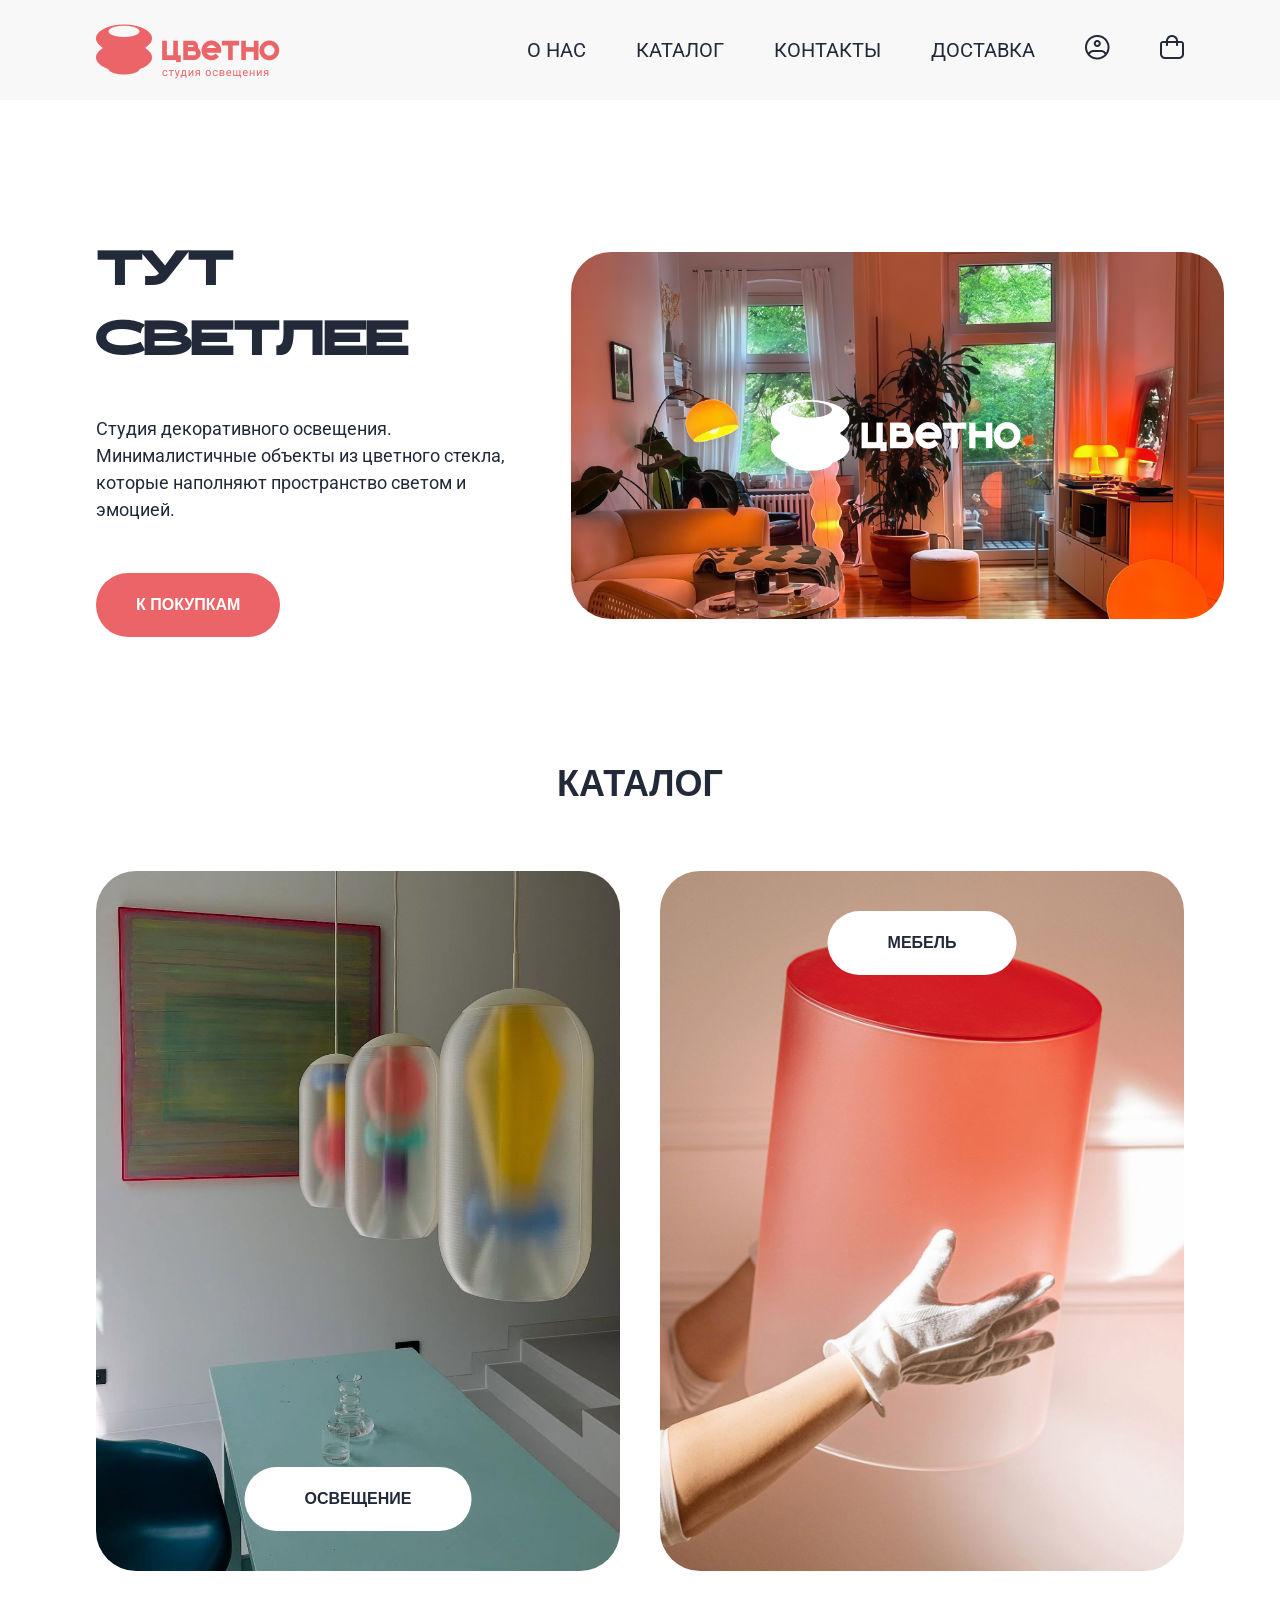
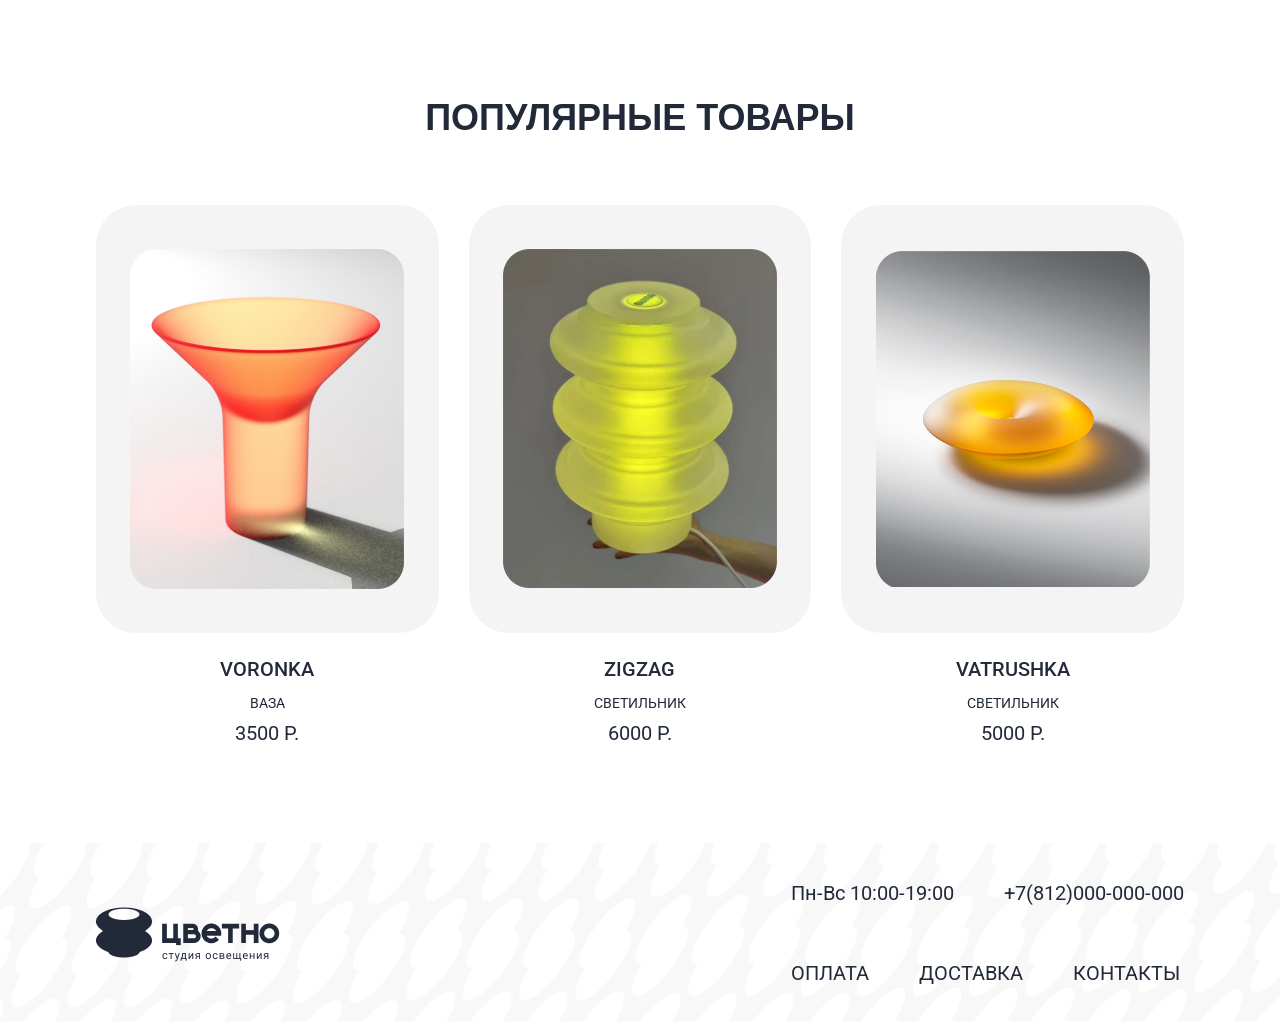
<file: index.html>
<!doctype html>
<html lang="ru">
  <head>
    <meta charset="UTF-8" />
    <meta name="viewport" content="width=device-width, initial-scale=1.0" />
    <title>Цветно — студия декоративного освещения</title>
    <link rel="preconnect" href="https://fonts.googleapis.com" />
    <link rel="preconnect" href="https://fonts.gstatic.com" crossorigin />
    <link
      href="https://fonts.googleapis.com/css2?family=Roboto:wght@400;500&family=Syncopate:wght@400;700&display=swap"
      rel="stylesheet"
    />
    <link rel="stylesheet" href="style.css" />
  </head>
  <body>
    <header>
      <div class="container">
        <a href="./index.html"
          ><img src="img/лого.png" class="logo" alt="логотип"
        /></a>
        <nav class="navigation">
          <ol>
            <li><a href="#">О НАС</a></li>
            <li><a href="./catalog.html">КАТАЛОГ</a></li>
            <li><a href="#">КОНТАКТЫ</a></li>
            <li><a href="#">ДОСТАВКА</a></li>
            <li>
              <a href="#">
                <img src="img/лк.png" alt="лк" />
              </a>
            </li>
            <li>
              <a href="./cart.html">
                <img src="img/корзина.png" alt="корзина" />
              </a>
            </li>
          </ol>
        </nav>
      </div>
    </header>

    <main>
      <section class="hero">
        <div class="container hero-flex">
          <div class="hero-left">
            <h1>ТУТ<br />СВЕТЛЕЕ</h1>
            <p>
              Студия декоративного освещения. Минималистичные объекты из
              цветного стекла, которые наполняют пространство светом и эмоцией.
            </p>
            <a href="./catalog.html" class="btn">К ПОКУПКАМ</a>
          </div>
          <div class="hero-right">
            <div class="hero-image-wrapper">
              <img
                src="img/fon chroma.png"
                alt="Интерьер с декоративным освещением"
              />
              <img
                src="img/logoWhiteDescriptor.png"
                alt="Цветно"
                class="hero-overlay-logo"
              />
            </div>
          </div>
        </div>
      </section>

      <section class="catalog">
        <div class="container">
          <h2>КАТАЛОГ</h2>
          <div class="catalog-grid">
            <article class="catalog-card">
              <img src="img/lustri.png" alt="Освещение" />
              <a href="./catalog.html" class="btn btn-white btn-bottom">ОСВЕЩЕНИЕ</a>
            </article>
            <article class="catalog-card">
              <img src="img/cilidr.png" alt="Мебель" />
              <a href="./catalog.html" class="btn btn-white btn-top">МЕБЕЛЬ</a>
            </article>
          </div>
        </div>
      </section>

      <section class="products">
        <div class="container">
          <h2>ПОПУЛЯРНЫЕ ТОВАРЫ</h2>
          <div class="products-grid">
            <article class="product-card">
              <div class="product-image-wrapper">
                <img src="img/voronka.png" alt="VORONKA ваза" />
              </div>
              <div class="product-info">
                <strong>VORONKA</strong><br />
                <span>ВАЗА</span><br />
                3500 Р.
              </div>
            </article>
            <article class="product-card">
              <div class="product-image-wrapper">
                <img src="img/zigzag.png" alt="ZIGZAG светильник" />
              </div>
              <div class="product-info">
                <strong>ZIGZAG</strong><br />
                <span>СВЕТИЛЬНИК</span><br />
                6000 Р.
              </div>
            </article>
            <article class="product-card">
              <div class="product-image-wrapper">
                <img src="img/vatruchka.png" alt="VATRUSHKA светильник" />
              </div>
              <div class="product-info">
                <strong>VATRUSHKA</strong><br />
                <span>СВЕТИЛЬНИК</span><br />
                5000 Р.
              </div>
            </article>
          </div>
        </div>
      </section>
    </main>

    <footer>
      <div class="container">
        <img src="img/лого2.png" class="logo" alt="логотип" />
        <div class="contacts2">
          <div class="contacts">
            <p>Пн-Вс 10:00-19:00</p>
            <p>+7(812)000-000-000</p>
          </div>
          <nav class="navigation">
            <ol>
              <li><a href="#">ОПЛАТА</a></li>
              <li><a href="#">ДОСТАВКА</a></li>
              <li><a href="#">КОНТАКТЫ</a></li>
            </ol>
          </nav>
        </div>
      </div>
    </footer>
  </body>
</html>
</file>
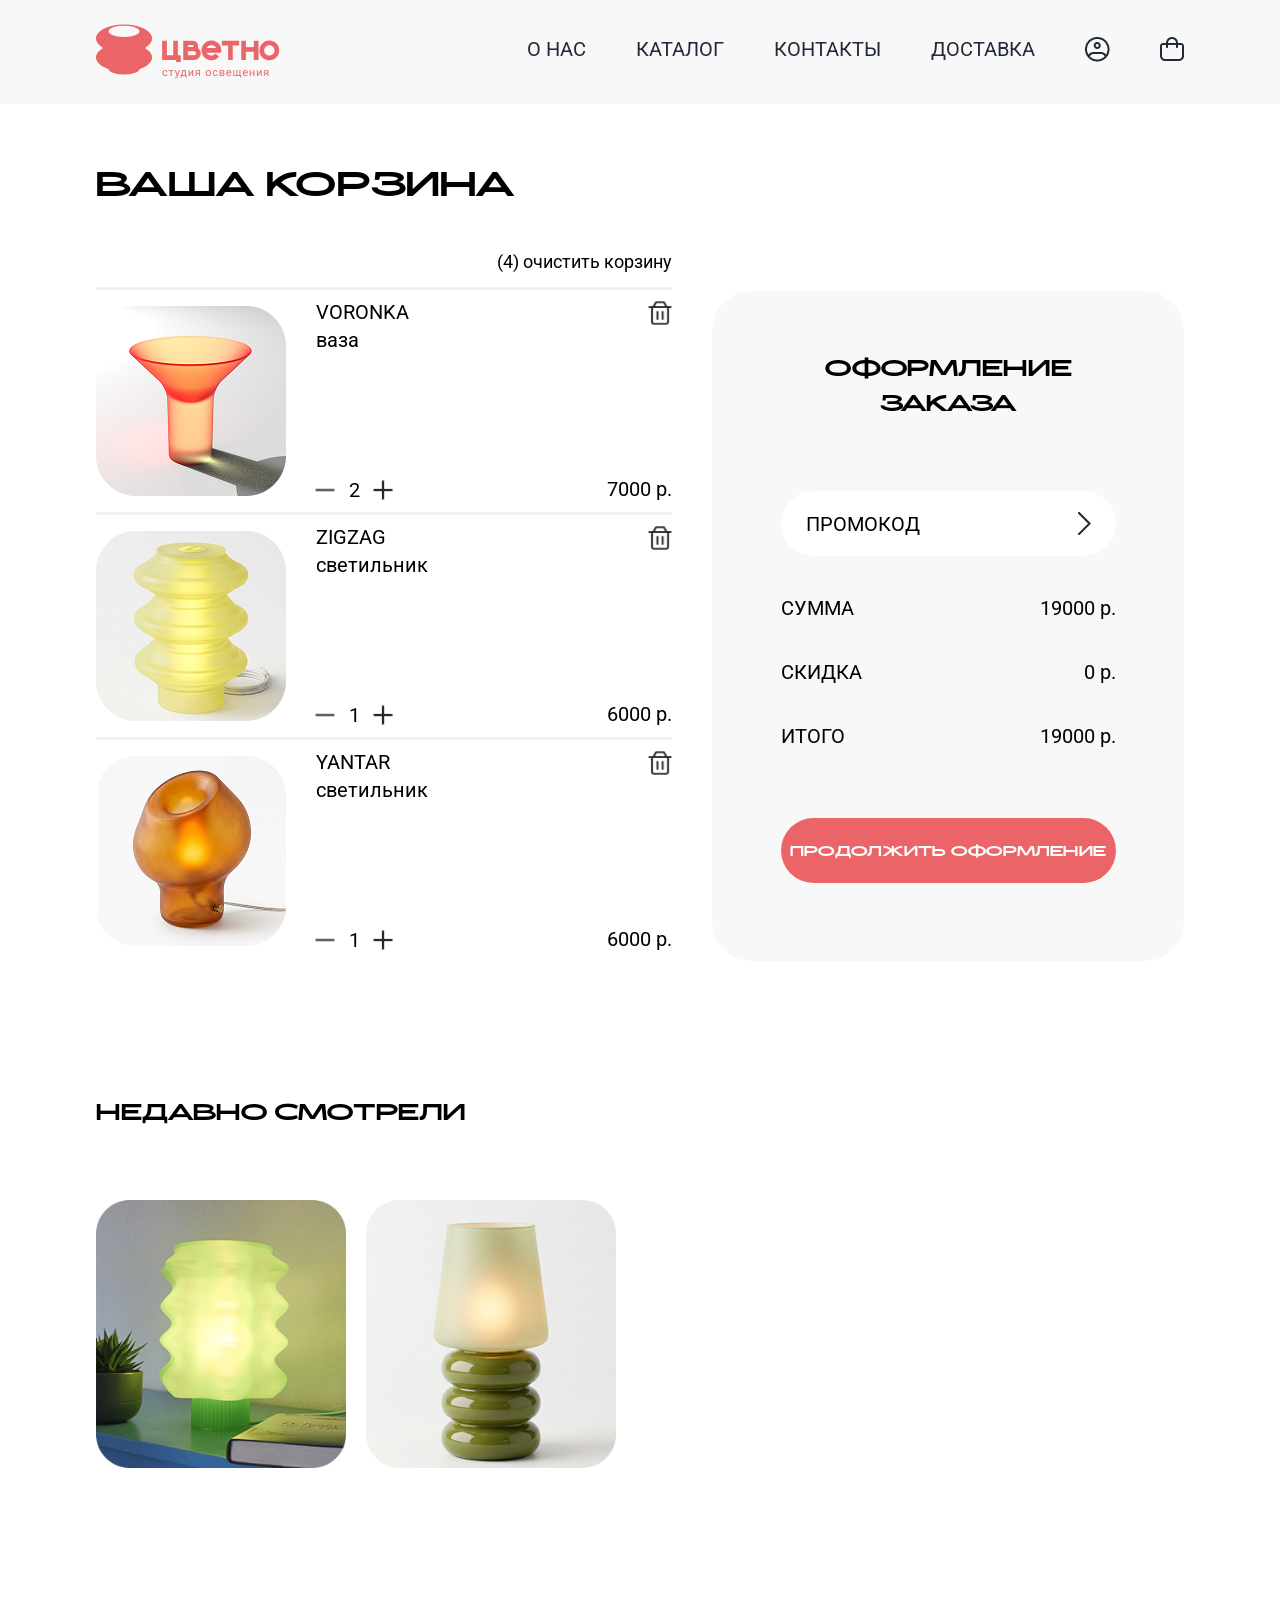
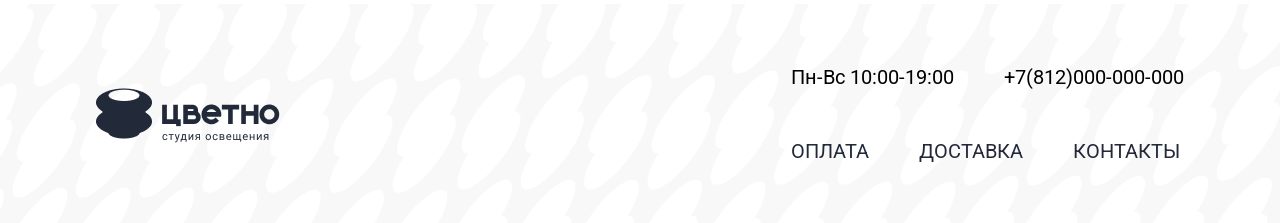
<file: cart.html>
<!doctype html>
<html lang="en">
  <head>
    <meta charset="UTF-8" />
    <meta name="viewport" content="width=device-width, initial-scale=1.0" />
    <link rel="preconnect" href="https://fonts.googleapis.com" />
    <link rel="preconnect" href="https://fonts.gstatic.com" crossorigin />
    <link
      href="https://fonts.googleapis.com/css2?family=Roboto:ital,wght@0,100..900;1,100..900&display=swap"
      rel="stylesheet"
    />
    <link rel="stylesheet" type="text/css" href="cart-catalog.css" />
    <title>Корзина</title>
  </head>
  <body>
    <header>
      <div class="container">
        <a href="./index.html"
          ><img src="img/лого.png" class="logo" alt="логотип"
        /></a>
        <nav class="navigation">
          <ol>
            <li><a href="#">О НАС</a></li>
            <li><a href="./catalog.html">КАТАЛОГ</a></li>
            <li><a href="#">КОНТАКТЫ</a></li>
            <li><a href="#">ДОСТАВКА</a></li>
            <li>
              <a href="#">
                <img src="img/лк.png" alt="лк" />
              </a>
            </li>
            <li>
              <a href="./cart.html">
                <img src="img/корзина.png" alt="корзина" />
              </a>
            </li>
          </ol>
        </nav>
      </div>
    </header>

    <div class="container">
      <div class="cart-header">
        <h1 class="cart-title">ВАША КОРЗИНА</h1>
      </div>

      <div class="cart-main">
        <div class="cart-items-section">
          <button class="clear-cart-btn">(4) очистить корзину</button>

          <article class="cart-item">
            <img src="img/cart-img-1.png" alt="товар 1" class="cart-item-img" />
            <div class="cart-item-info">
              <div class="cart-item-name">
                <p>VORONKA</p>
                <p>ваза</p>
              </div>
              <div class="cart-item-quantity">
                <button class="quantity-minus">
                  <img src="img/minus.png" alt="минус" />
                </button>
                <p class="quantity-num">2</p>
                <button class="quantity-plus">
                  <img src="img/plus.png" alt="плюс" />
                </button>
              </div>
            </div>
            <div class="cart-item-right">
              <img src="img/trash.png" alt="удалить" class="cart-item-delete" />
              <p class="cart-item-price">7000 р.</p>
            </div>
          </article>

          <article class="cart-item">
            <img src="img/cart-img-2.png" alt="товар 2" class="cart-item-img" />
            <div class="cart-item-info">
              <div class="cart-item-name">
                <p>ZIGZAG</p>
                <p>светильник</p>
              </div>
              <div class="cart-item-quantity">
                <button class="quantity-minus">
                  <img src="img/minus.png" alt="минус" />
                </button>
                <p class="quantity-num">1</p>
                <button class="quantity-plus">
                  <img src="img/plus.png" alt="плюс" />
                </button>
              </div>
            </div>
            <div class="cart-item-right">
              <img src="img/trash.png" alt="удалить" class="cart-item-delete" />
              <p class="cart-item-price">6000 р.</p>
            </div>
          </article>

          <article class="cart-item">
            <img src="img/cart-img-3.png" alt="товар 3" class="cart-item-img" />
            <div class="cart-item-info">
              <div class="cart-item-name">
                <p>YANTAR</p>
                <p>светильник</p>
              </div>
              <div class="cart-item-quantity">
                <button class="quantity-minus">
                  <img src="img/minus.png" alt="минус" />
                </button>
                <p class="quantity-num">1</p>
                <button class="quantity-plus">
                  <img src="img/plus.png" alt="плюс" />
                </button>
              </div>
            </div>
            <div class="cart-item-right">
              <img src="img/trash.png" alt="удалить" class="cart-item-delete" />
              <p class="cart-item-price">6000 р.</p>
            </div>
          </article>
        </div>

        <div class="checkout-section">
          <h2 class="section-title order-title">ОФОРМЛЕНИЕ ЗАКАЗА</h2>
          <button class="promo-btn">
            <p>ПРОМОКОД</p>
            <img src="img/стрелка.png" alt="стрелка вправо" />
          </button>
          <div class="price-block">
            <div class="price-row">
              <p>СУММА</p>
              <p>19000 р.</p>
            </div>
            <div class="price-row">
              <p>СКИДКА</p>
              <p>0 р.</p>
            </div>
            <div class="price-row">
              <p>ИТОГО</p>
              <p>19000 р.</p>
            </div>
          </div>

          <button class="checkout-btn">ПРОДОЛЖИТЬ ОФОРМЛЕНИЕ</button>
        </div>
      </div>

      <div class="recent-section">
        <h2 class="section-title">НЕДАВНО СМОТРЕЛИ</h2>
        <div class="recent-items">
          <img src="img/недавн фото1.png" alt="товар" />
          <img src="img/недавн фото 2.png" alt="товар" />
        </div>
      </div>
    </div>

    <footer>
      <div class="container">
        <img src="img/лого2.png" class="logo" alt="логотип" />
        <div class="contacts2">
          <div class="contacts">
            <p>Пн-Вс 10:00-19:00</p>
            <p>+7(812)000-000-000</p>
          </div>
          <nav class="navigation">
            <ol>
              <li><a href="#">ОПЛАТА</a></li>
              <li><a href="#">ДОСТАВКА</a></li>
              <li><a href="#">КОНТАКТЫ</a></li>
            </ol>
          </nav>
        </div>
      </div>
    </footer>
  </body>
</html>
</file>
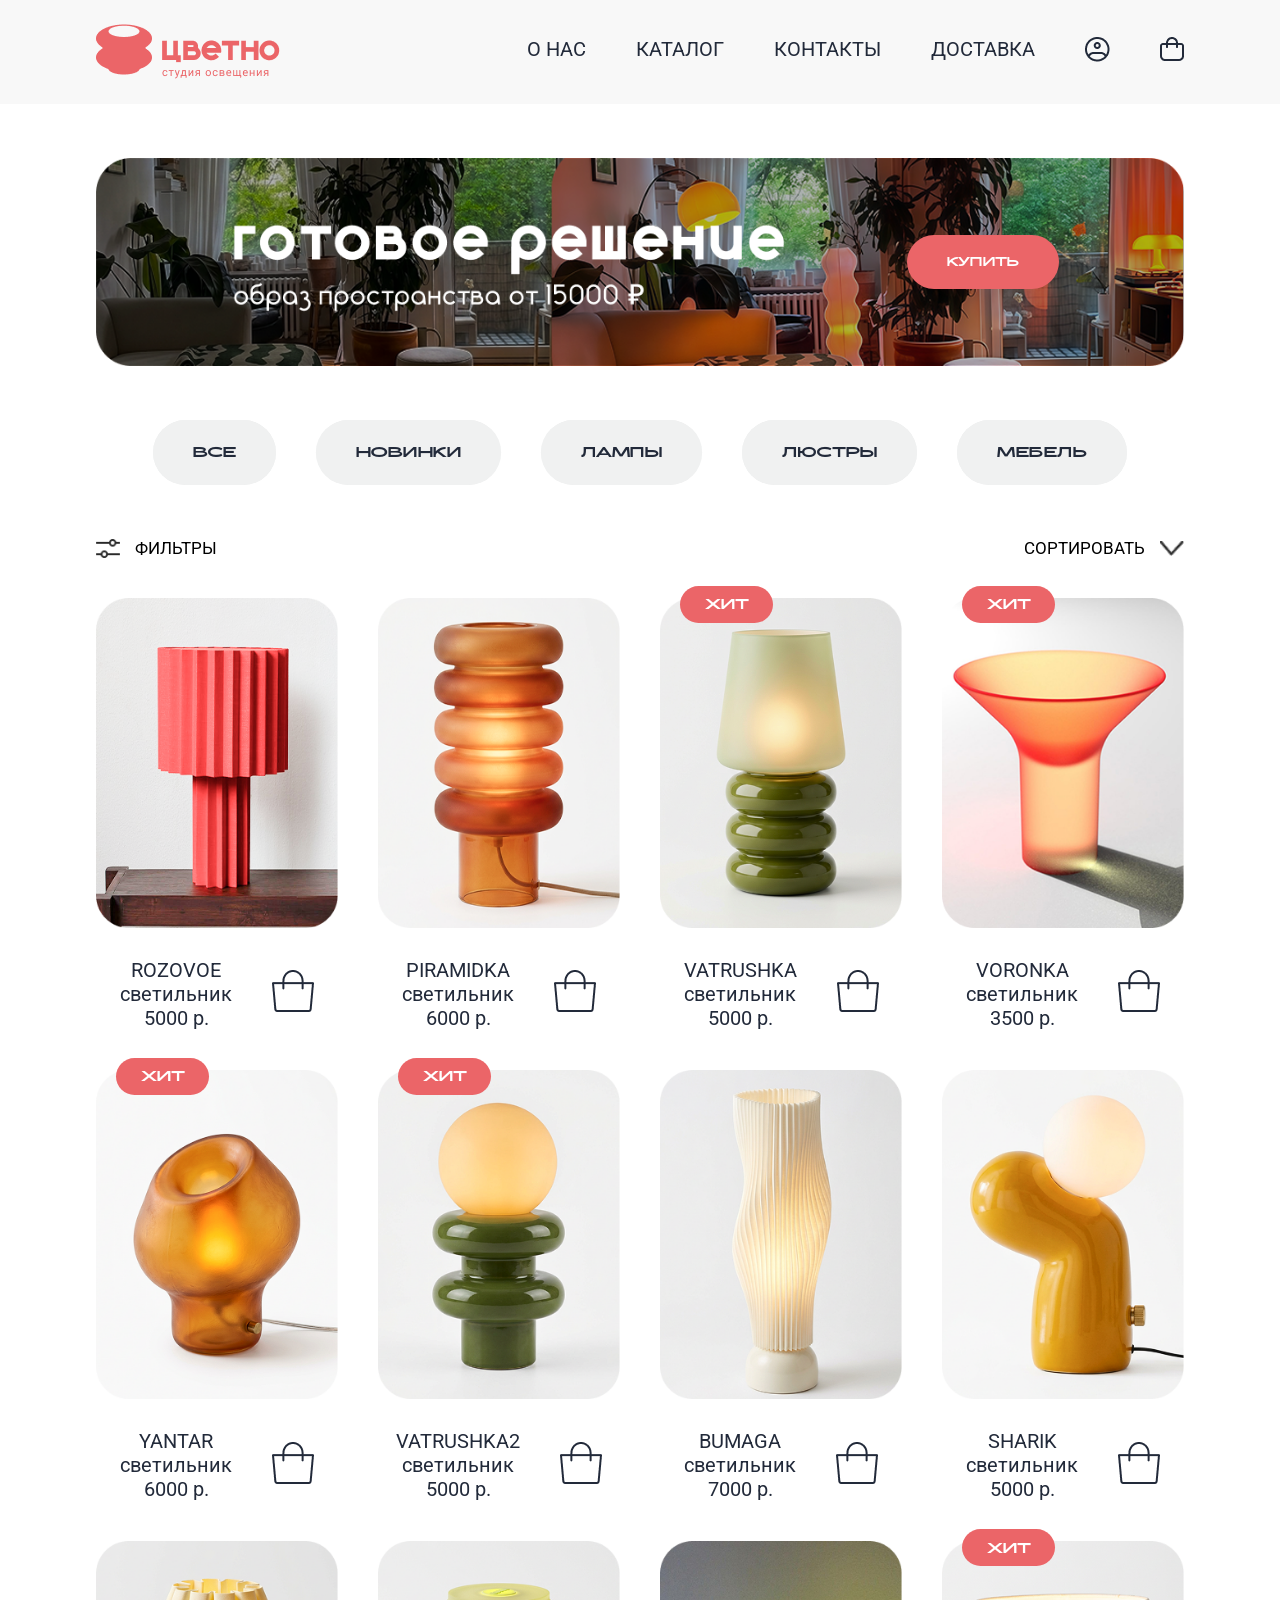
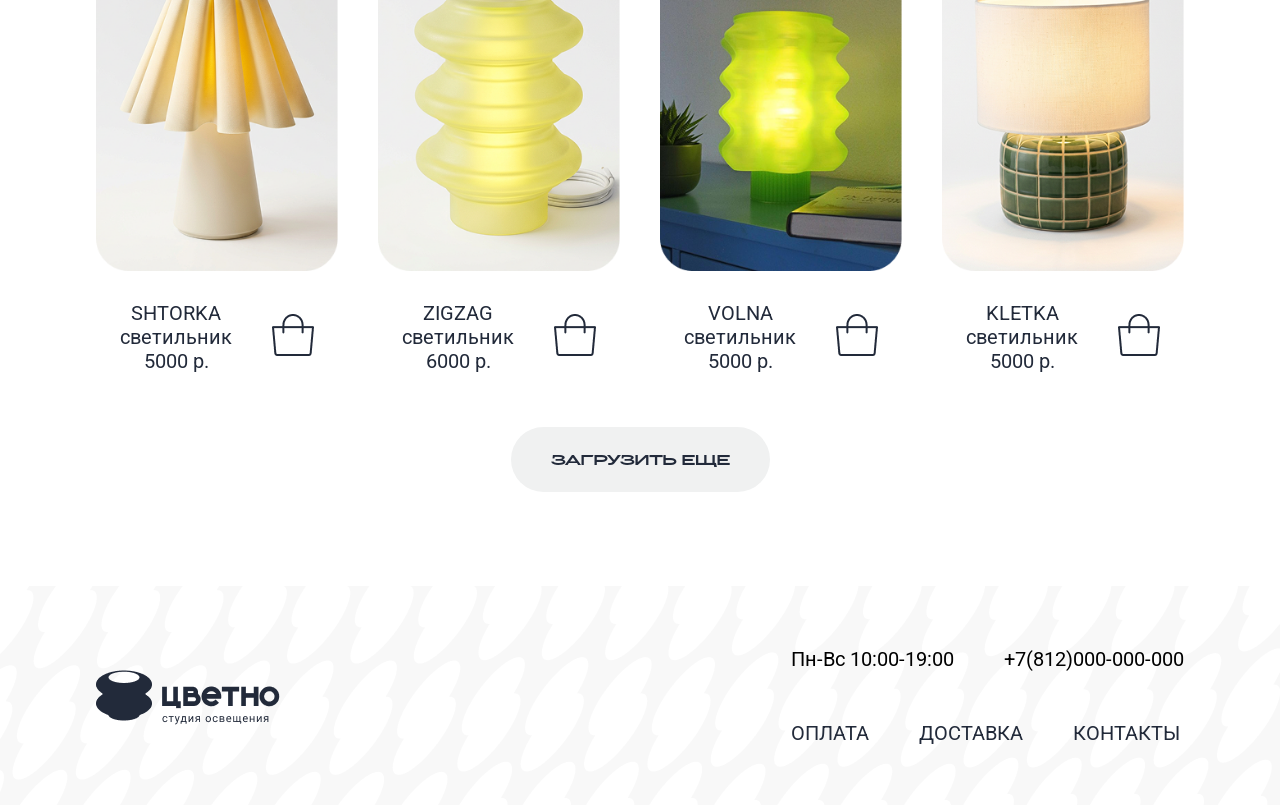
<file: catalog.html>
<!doctype html>
<html lang="en">
  <head>
    <meta charset="UTF-8" />
    <meta name="viewport" content="width=device-width, initial-scale=1.0" />
    <link rel="preconnect" href="https://fonts.googleapis.com" />
    <link rel="preconnect" href="https://fonts.gstatic.com" crossorigin />
    <link
      href="https://fonts.googleapis.com/css2?family=Roboto:ital,wght@0,100..900;1,100..900&display=swap"
      rel="stylesheet"
    />
    <link rel="stylesheet" type="text/css" href="cart-catalog.css" />
    <title>Каталог</title>
  </head>
  <body>
    <header>
      <div class="container">
        <a href="./index.html"
          ><img src="img/лого.png" class="logo" alt="логотип"
        /></a>
        <nav class="navigation">
          <ol>
            <li><a href="#">О НАС</a></li>
            <li><a href="./catalog.html">КАТАЛОГ</a></li>
            <li><a href="#">КОНТАКТЫ</a></li>
            <li><a href="#">ДОСТАВКА</a></li>
            <li>
              <a href="#">
                <img src="img/лк.png" alt="лк" />
              </a>
            </li>
            <li>
              <a href="./cart.html">
                <img src="img/корзина.png" alt="корзина" />
              </a>
            </li>
          </ol>
        </nav>
      </div>
    </header>

    <div class="container">
      <section class="frst-section">
        <div class="oneflex">
          <img
            src="img/баннер.png"
            alt="баннер: готовое решение, образ пространства от 15000 рублей"
          />
          <button class="btn btn-buy desktop">КУПИТЬ</button>
        </div>
        <button class="btn btn-buy mobile btn-build">КУПИТЬ</button>
      </section>

      <section>
        <nav class="filters">
          <ol>
            <li class="btn-build">
              <button class="btn-build btn_three">
                <a class="btn-href" href="./catalog.html">ВСЕ</a>
              </button>
            </li>
            <li class="btn-build">
              <button class="btn-build btn_three">
                <a class="btn-href" href="./catalog.html">НОВИНКИ</a>
              </button>
            </li>
            <li class="btn-build">
              <button class="btn-build btn_three">
                <a class="btn-href" href="./catalog.html">ЛАМПЫ</a>
              </button>
            </li>
            <li class="btn-build">
              <button class="btn-build btn_three">
                <a class="btn-href" href="./catalog.html">ЛЮСТРЫ</a>
              </button>
            </li>
            <li class="btn-build">
              <button class="btn-build btn_three">
                <a class="btn-href" href="./catalog.html">МЕБЕЛЬ</a>
              </button>
            </li>
          </ol>
        </nav>

        <!-- ОДИН КОНТЕЙНЕР ДЛЯ ВСЕХ ТОВАРОВ -->
        <div class="filters-sort-wrapper">
          <div class="filters-nav">
            <div class="filters-img-wrap">
              <img src="img/filters.png" alt="фильтры" />
            </div>
            <span class="filters-text">ФИЛЬТРЫ</span>
          </div>
          <div class="sort-nav">
            <span class="sort-text">СОРТИРОВАТЬ</span>
            <div class="sort-img-wrap">
              <img src="img/arrow-down.png" alt="сортировка" />
            </div>
          </div>
        </div>

        <div class="twoflex">
          <article>
            <div class="text3">
              <img src="img/1фото.png" alt="1 фото" />
              <div class="text2">
                <a href="./detailPage.html">
                  <div class="text">
                    <p class="product-text">ROZOVOE</p>
                    <p class="product-text">светильник</p>
                    <p class="product-text">5000 р.</p>
                  </div>
                </a>
                <button class="btn_two">
                  <img src="img/корзинабольшая.png" alt="купить" />
                </button>
              </div>
            </div>
          </article>

          <article>
            <div class="text3">
              <img src="img/2фото.png" alt="2 фото" />
              <div class="text2">
                <a href="./detailPage.html">
                  <div class="text">
                    <p class="product-text">PIRAMIDKA</p>
                    <p class="product-text">светильник</p>
                    <p class="product-text">6000 р.</p>
                  </div>
                </a>
                <button class="btn_two">
                  <img src="img/корзинабольшая.png" alt="купить" />
                </button>
              </div>
            </div>
          </article>

          <article>
            <div class="text3">
              <div class="product-image-wrapper">
                <img src="img/3фото.png" alt="3 фото" />
                <div class="hit-badge">ХИТ</div>
              </div>
              <div class="text2">
                <a href="./detailPage.html">
                  <div class="text">
                    <p class="product-text">VATRUSHKA</p>
                    <p class="product-text">светильник</p>
                    <p class="product-text">5000 р.</p>
                  </div>
                </a>
                <button class="btn_two">
                  <img src="img/корзинабольшая.png" alt="купить" />
                </button>
              </div>
            </div>
          </article>

          <article>
            <div class="text3">
              <div class="product-image-wrapper">
                <img src="img/4фото.png" alt="4 фото" />
                <div class="hit-badge">ХИТ</div>
              </div>
              <div class="text2">
                <a href="./detailPage.html">
                  <div class="text">
                    <p class="product-text">VORONKA</p>
                    <p class="product-text">светильник</p>
                    <p class="product-text">3500 р.</p>
                  </div>
                </a>
                <button class="btn_two">
                  <img src="img/корзинабольшая.png" alt="купить" />
                </button>
              </div>
            </div>
          </article>

          <article>
            <div class="text3">
              <div class="product-image-wrapper">
                <img src="img/5фото.png" alt="5 фото" />
                <div class="hit-badge">ХИТ</div>
              </div>
              <div class="text2">
                <a href="./detailPage.html">
                  <div class="text">
                    <p class="product-text">YANTAR</p>
                    <p class="product-text">светильник</p>
                    <p class="product-text">6000 р.</p>
                  </div>
                </a>
                <button class="btn_two">
                  <img src="img/корзинабольшая.png" alt="купить" />
                </button>
              </div>
            </div>
          </article>

          <article>
            <div class="text3">
              <div class="product-image-wrapper">
                <img src="img/6фото.png" alt="6 фото" />
                <div class="hit-badge">ХИТ</div>
              </div>
              <div class="text2">
                <a href="./detailPage.html">
                  <div class="text">
                    <p class="product-text">VATRUSHKA2</p>
                    <p class="product-text">светильник</p>
                    <p class="product-text">5000 р.</p>
                  </div>
                </a>
                <button class="btn_two">
                  <img src="img/корзинабольшая.png" alt="купить" />
                </button>
              </div>
            </div>
          </article>

          <article>
            <div class="text3">
              <img src="img/7фото.png" alt="7 фото" />
              <div class="text2">
                <a href="./detailPage.html">
                  <div class="text">
                    <p class="product-text">BUMAGA</p>
                    <p class="product-text">светильник</p>
                    <p class="product-text">7000 р.</p>
                  </div>
                </a>
                <button class="btn_two">
                  <img src="img/корзинабольшая.png" alt="купить" />
                </button>
              </div>
            </div>
          </article>

          <article>
            <div class="text3">
              <img src="img/8 фото.png" alt="8 фото" />
              <div class="text2">
                <a href="./detailPage.html">
                  <div class="text">
                    <p class="product-text">SHARIK</p>
                    <p class="product-text">светильник</p>
                    <p class="product-text">5000 р.</p>
                  </div>
                </a>
                <button class="btn_two">
                  <img src="img/корзинабольшая.png" alt="купить" />
                </button>
              </div>
            </div>
          </article>

          <article>
            <div class="text3">
              <img src="img/9 фото.png" alt="9 фото" />
              <div class="text2">
                <a href="./detailPage.html">
                  <div class="text">
                    <p class="product-text">SHTORKA</p>
                    <p class="product-text">светильник</p>
                    <p class="product-text">5000 р.</p>
                  </div>
                </a>
                <button class="btn_two">
                  <img src="img/корзинабольшая.png" alt="купить" />
                </button>
              </div>
            </div>
          </article>

          <article>
            <div class="text3">
              <img src="img/10 фото.png" alt="10 фото" />
              <div class="text2">
                <a href="./detailPage.html">
                  <div class="text">
                    <p class="product-text">ZIGZAG</p>
                    <p class="product-text">светильник</p>
                    <p class="product-text">6000 р.</p>
                  </div>
                </a>
                <button class="btn_two">
                  <img src="img/корзинабольшая.png" alt="купить" />
                </button>
              </div>
            </div>
          </article>

          <article>
            <div class="text3">
              <img src="img/11 фото.png" alt="11 фото" />
              <div class="text2">
                <a href="./detailPage.html">
                  <div class="text">
                    <p class="product-text">VOLNA</p>
                    <p class="product-text">светильник</p>
                    <p class="product-text">5000 р.</p>
                  </div>
                </a>
                <button class="btn_two">
                  <img src="img/корзинабольшая.png" alt="купить" />
                </button>
              </div>
            </div>
          </article>

          <article>
            <div class="text3">
              <div class="product-image-wrapper">
                <img src="img/12 фото.png" alt="12 фото" />
                <div class="hit-badge">ХИТ</div>
              </div>
              <div class="text2">
                <a href="./detailPage.html">
                  <div class="text">
                    <p class="product-text">KLETKA</p>
                    <p class="product-text">светильник</p>
                    <p class="product-text">5000 р.</p>
                  </div>
                </a>
                <button class="btn_two">
                  <img src="img/корзинабольшая.png" alt="купить" />
                </button>
              </div>
            </div>
          </article>
        </div>

        <div class="threeflex">
          <button class="btn-build btn_three">ЗАГРУЗИТЬ ЕЩЕ</button>
        </div>
      </section>
    </div>

    <footer>
      <div class="container">
        <img src="img/лого2.png" class="logo" alt="логотип" />
        <div class="contacts2">
          <div class="contacts">
            <p>Пн-Вс 10:00-19:00</p>
            <p>+7(812)000-000-000</p>
          </div>
          <nav class="navigation">
            <ol>
              <li><a href="#">ОПЛАТА</a></li>
              <li><a href="#">ДОСТАВКА</a></li>
              <li><a href="#">КОНТАКТЫ</a></li>
            </ol>
          </nav>
        </div>
      </div>
    </footer>
  </body>
</html>
</file>
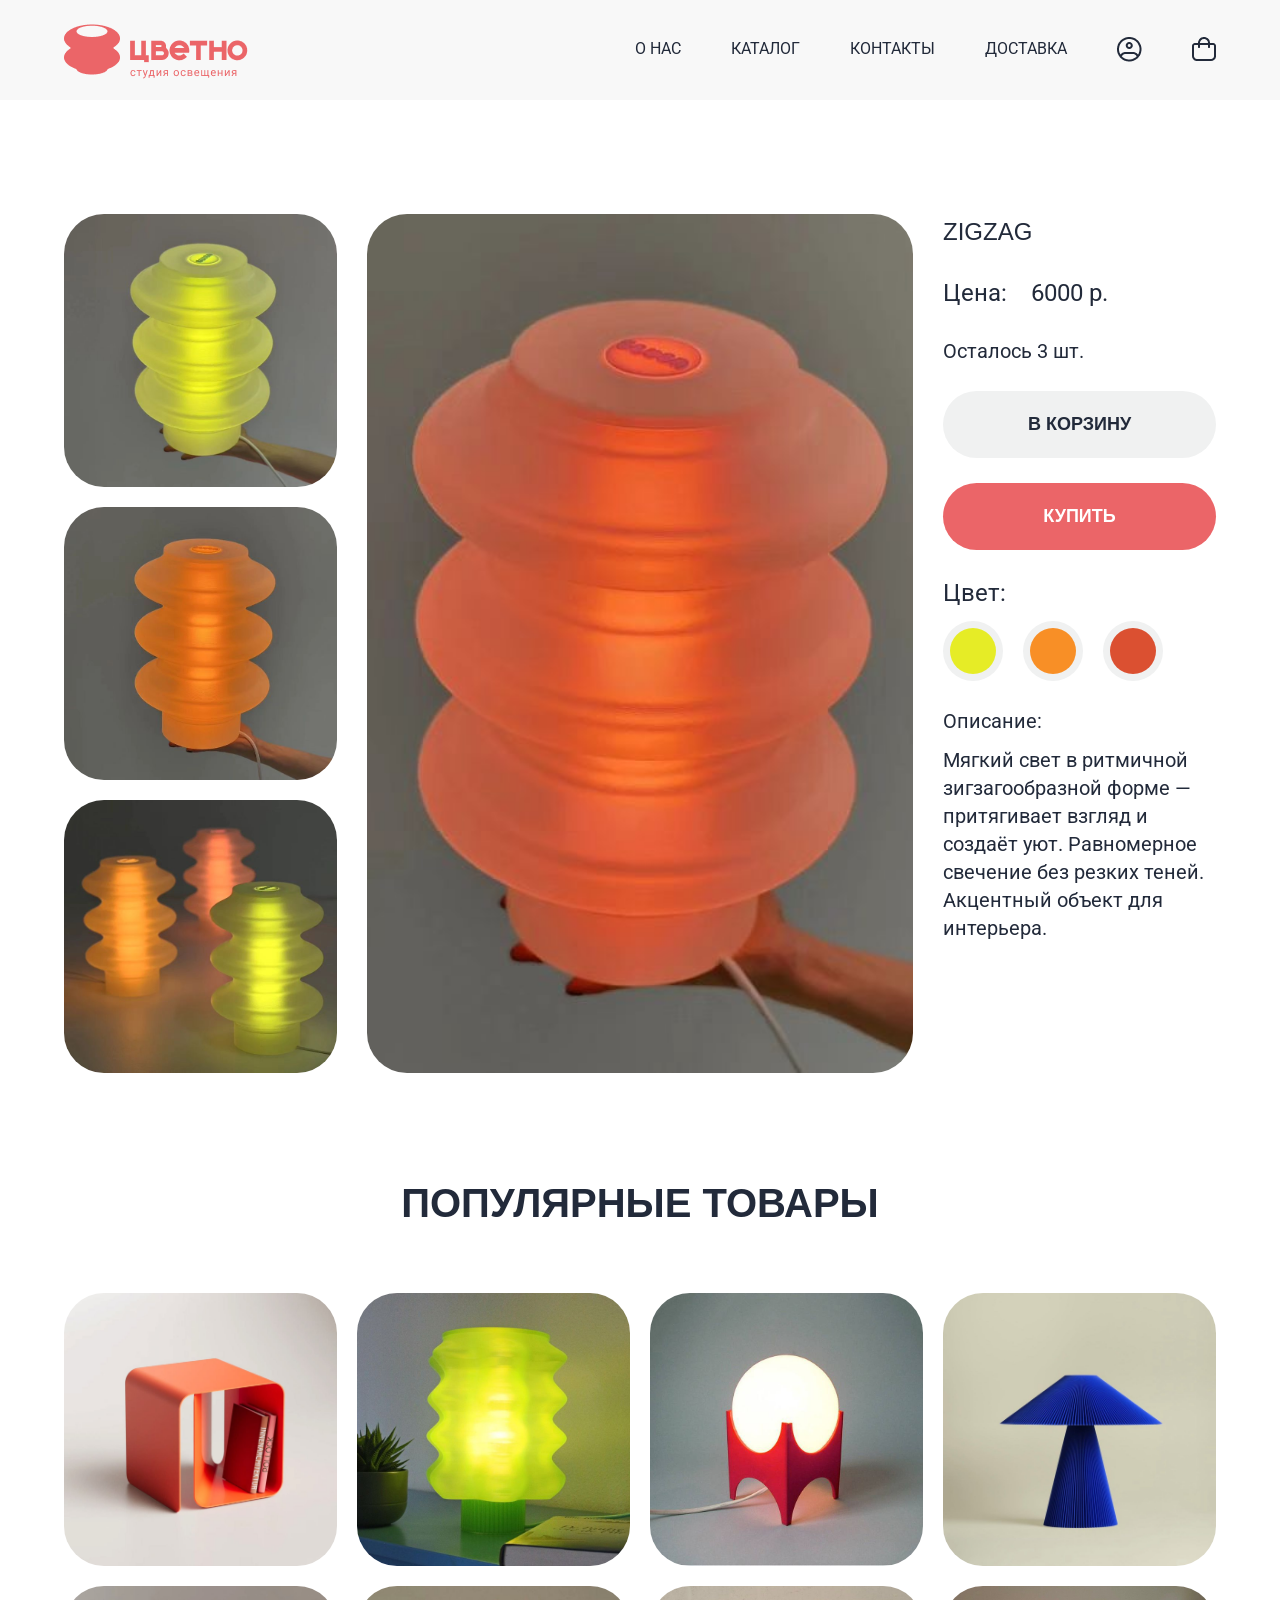
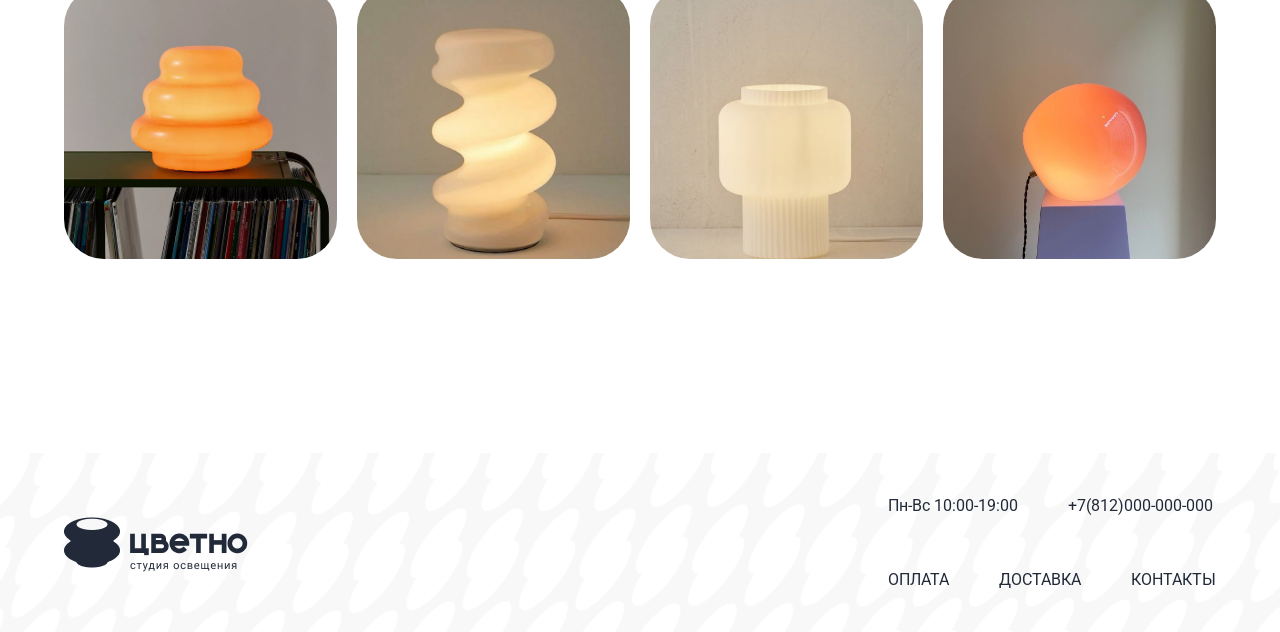
<file: detailPage.html>
<!doctype html>
<html lang="ru">
  <head>
    <meta charset="UTF-8" />
    <meta name="viewport" content="width=device-width, initial-scale=1.0" />
    <title>Цветно — ZIGZAG светильник</title>
    <link rel="preconnect" href="https://fonts.googleapis.com" />
    <link rel="preconnect" href="https://fonts.gstatic.com" crossorigin />
    <link
      href="https://fonts.googleapis.com/css2?family=Roboto:wght@400;500&family=Syncopate:wght@400;700&display=swap"
      rel="stylesheet"
    />
    <link rel="stylesheet" href="detailPage.css" />
  </head>
  <body>
    <header>
      <div class="container">
        <a href="./index.html"
          ><img src="img/лого.png" class="logo" alt="логотип"
        /></a>
        <nav class="navigation">
          <ol>
            <li><a href="#">О НАС</a></li>
            <li><a href="./catalog.html">КАТАЛОГ</a></li>
            <li><a href="#">КОНТАКТЫ</a></li>
            <li><a href="#">ДОСТАВКА</a></li>
            <li>
              <a href="#">
                <img src="img/лк.png" alt="лк" />
              </a>
            </li>
            <li>
              <a href="./cart.html">
                <img src="img/корзина.png" alt="корзина" />
              </a>
            </li>
          </ol>
        </nav>
      </div>
    </header>

    <main>
      <section class="product-section">
        <div class="container">
          <div class="product-grid">
            <div class="product-thumbnails">
              <img src="img/first.png" alt="ZIGZAG — вид 1" />
              <img src="img/second.png" alt="ZIGZAG — вид 2" />
              <img src="img/all.png" alt="ZIGZAG — все виды" />
            </div>

            <div class="product-main-image">
              <img src="img/main.png" alt="ZIGZAG светильник" />
            </div>

            <div class="product-info">
              <h1>ZIGZAG</h1>

              <div class="product-price">Цена: &nbsp;&nbsp; 6000 р.</div>

              <div class="product-stock">Осталось 3 шт.</div>

              <a href="#" class="btn btn-cart">В КОРЗИНУ</a>
              <a href="#" class="btn btn-buy">КУПИТЬ</a>

              <div class="product-colors">
                <div class="colors-label">Цвет:</div>
                <div class="colors-wrapper">
                  <div class="color-outer">
                    <div class="color-inner" style="background: #e6ec26"></div>
                  </div>
                  <div class="color-outer">
                    <div class="color-inner" style="background: #f88f26"></div>
                  </div>
                  <div class="color-outer">
                    <div class="color-inner" style="background: #db5031"></div>
                  </div>
                </div>
              </div>

              <div class="product-description">
                <div class="description-label">Описание:</div>
                <p>
                  Мягкий свет в ритмичной зигзагообразной форме — притягивает
                  взгляд и создаёт уют. Равномерное свечение без резких теней.
                  Акцентный объект для интерьера.
                </p>
              </div>
            </div>
          </div>
        </div>
      </section>

      <section class="popular">
        <div class="container">
          <h2>ПОПУЛЯРНЫЕ ТОВАРЫ</h2>
          <div class="popular-grid">
            <a href="#"><img src="img/other1.png" alt="Товар 1" /></a>
            <a href="#"><img src="img/other2.png" alt="Товар 2" /></a>
            <a href="#"><img src="img/other3.png" alt="Товар 3" /></a>
            <a href="#"><img src="img/other4.png" alt="Товар 4" /></a>
            <a href="#"><img src="img/other5.png" alt="Товар 5" /></a>
            <a href="#"><img src="img/other6.png" alt="Товар 6" /></a>
            <a href="#"><img src="img/other7.png" alt="Товар 7" /></a>
            <a href="#"><img src="img/other8.png" alt="Товар 8" /></a>
          </div>
        </div>
      </section>
    </main>

    <footer>
      <div class="container">
        <img src="img/лого2.png" class="logo" alt="логотип" />
        <div class="contacts2">
          <div class="contacts">
            <p>Пн-Вс 10:00-19:00</p>
            <p>+7(812)000-000-000</p>
          </div>
          <nav class="navigation">
            <ol>
              <li><a href="#">ОПЛАТА</a></li>
              <li><a href="#">ДОСТАВКА</a></li>
              <li><a href="#">КОНТАКТЫ</a></li>
            </ol>
          </nav>
        </div>
      </div>
    </footer>
  </body>
</html>
</file>
<file: style.css>
@font-face {
  font-family: "Advaken";
  src: url("./fonts/AdvakenSans.otf");
  font-weight: normal;
  font-style: normal;
}
.hero-left h1 {
  font-family: "Advaken", sans-serif;
}
* {
  margin: 0;
  padding: 0;
  box-sizing: border-box;
  font-size: 20px;
}

:root {
  --accent: #eb6568;
  --text: #222a3a;
  --light-bg: #f8f8f8;
  --card-bg: #f4f4f4;
}

body {
  font-family: "Roboto", sans-serif;
  font-weight: 400;
  color: var(--text);
  background: #ffffff;
  line-height: 1.5;
  -webkit-font-smoothing: antialiased;
  -moz-osx-font-smoothing: grayscale;
}

img {
  display: block;
  max-width: 100%;
}

a {
  text-decoration: none;
  color: inherit;
}

ul {
  list-style: none;
}

.container {
  /* max-width: 1240px; */
  width: 85%;
  margin: 0 auto;
}

h1,
h2,
.btn,
.btn-white,
header .header-logo,
footer img[alt="Цветно"] {
  font-family: "Syncopate", sans-serif;
  font-weight: 700;
  text-transform: uppercase;
}

header {
  background: var(--light-bg);
  height: 100px;
}

.header-flex {
  display: flex;
  justify-content: space-between;
  align-items: center;
  height: 100%;
}

.nav-list {
  display: flex;
  gap: 40px;
}

.nav-list a {
  font-family: "Roboto", sans-serif;
  font-weight: 400;
  font-size: 14px;
  color: var(--text);
  text-transform: uppercase;
  transition: color 0.2s ease;
}

.nav-list a:hover {
  color: var(--accent);
}

.header-icons {
  display: flex;
  align-items: center;
  gap: 20px;
}

.header-icons a {
  display: flex;
  align-items: center;
  justify-content: center;
  transition: opacity 0.2s ease;
}

.header-icons a:hover {
  opacity: 0.6;
}

.btn {
  display: inline-block;
  background: var(--accent);
  color: #ffffff;
  font-family: "Syncopate", sans-serif;
  font-weight: 700;
  font-size: 16px;
  text-transform: uppercase;
  border-radius: 40px;
  padding: 20px 40px;
  border: none;
  cursor: pointer;
  transition:
    background 0.2s ease,
    transform 0.2s ease;
}

.btn:hover {
  background: #d94f52;
  transform: translateY(-2px);
}

.btn-white {
  background: #ffffff;
  color: var(--text);
  padding: 20px 60px;
}

.btn-white:hover {
  background: var(--accent);
  color: #ffffff;
}

.catalog-card .btn-bottom:hover {
  transform: translateX(-50%) translateY(2px);
}

.catalog-card .btn-top:hover {
  transform: translateX(-50%) translateY(-2px);
}

.hero {
  padding-top: 80px;
}

.hero-flex {
  display: flex;
  gap: 40px;
  align-items: center;
  justify-content: space-between;
}

.hero-left {
  flex: 0 0 40%;
}

.hero-left h1 {
  font-size: 64px;
  line-height: 1.1;
  color: var(--text);
}

.hero-left p {
  margin-top: 40px;
  font-size: 18px;
  line-height: 1.5;
  color: var(--text);
  font-weight: 400;
}

.hero-left .btn {
  margin-top: 50px;
}

.hero-right {
  flex: 0 0 60%;
}

.hero-image-wrapper {
  position: relative;
  width: 100%;
  border-radius: 40px;
  overflow: hidden;
}

.hero-image-wrapper > img:first-child {
  width: 100%;
  display: block;
}

.hero-overlay-logo {
  position: absolute;
  top: 50%;
  left: 50%;
  transform: translate(-50%, -50%);
  width: 300px;
}

.catalog {
  padding-top: 120px;
}

.catalog h2 {
  text-align: center;
  font-size: 36px;
  margin-bottom: 60px;
  color: var(--text);
}

.catalog-grid {
  display: grid;
  grid-template-columns: 1fr 1fr;
  gap: 40px;
}

.catalog-card {
  position: relative;
  border-radius: 40px;
  overflow: hidden;
}

.catalog-card > img {
  width: 100%;
  height: 700px;
  object-fit: cover;
  display: block;
}

.catalog-card .btn-bottom {
  position: absolute;
  bottom: 40px;
  left: 50%;
  transform: translateX(-50%);
  white-space: nowrap;
}

.catalog-card .btn-top {
  position: absolute;
  top: 40px;
  left: 50%;
  transform: translateX(-50%);
  white-space: nowrap;
}

.products {
  padding-top: 120px;
}

.products h2 {
  text-align: center;
  font-size: 36px;
  margin-bottom: 60px;
  color: var(--text);
}

.products-grid {
  display: grid;
  grid-template-columns: repeat(3, 1fr);
  gap: 30px;
}

.product-card {
  text-align: center;
}

.product-image-wrapper {
  background: var(--card-bg);
  border-radius: 40px;
  overflow: hidden;
  aspect-ratio: 4 / 5;
  display: flex;
  align-items: center;
  justify-content: center;
}

.product-image-wrapper img {
  width: 80%;
  object-fit: contain;
}

.product-info {
  margin-top: 20px;
  font-family: "Roboto", sans-serif;
  font-weight: 400;
  color: var(--text);
  line-height: 1.6;
}

.product-info strong {
  font-weight: 500;
}

.product-info span {
  font-size: 14px;
}

footer {
  margin-top: 120px;
  background-image: url("img/mapUnder.png");
  background-size: cover;
  background-position: center;
  padding: 80px 0;
}

.footer-flex {
  display: flex;
  justify-content: space-between;
  align-items: center;
}

.footer-grid {
  display: grid;
  grid-template-columns: 1fr 1fr;
  gap: 20px 60px;
  font-family: "Roboto", sans-serif;
  font-size: 16px;
  color: var(--text);
}

.footer-links {
  display: flex;
  gap: 30px;
}

@media (max-width: 900px) {
  .header-flex {
    flex-wrap: wrap;
    gap: 16px;
    justify-content: center;
  }

  .nav-list {
    gap: 20px;
  }

  .hero-flex {
    flex-direction: column;
    text-align: center;
  }

  .hero-left,
  .hero-right {
    flex: 1 1 auto;
  }

  .hero-left h1 {
    font-size: 44px;
  }

  .hero-overlay-logo {
    width: 200px;
  }

  .catalog-grid {
    grid-template-columns: 1fr;
  }

  .catalog-card > img {
    height: 500px;
  }

  .products-grid {
    grid-template-columns: repeat(2, 1fr);
  }

  .footer-flex {
    flex-direction: column;
    gap: 30px;
    text-align: center;
  }

  .footer-grid {
    gap: 15px 40px;
  }
}

@media (max-width: 600px) {
  header {
    height: auto;
    padding: 20px 0;
  }

  .nav-list {
    flex-wrap: wrap;
    justify-content: center;
    gap: 16px;
  }

  .nav-list a {
    font-size: 12px;
  }

  .hero {
    padding-top: 40px;
  }

  .hero-left h1 {
    font-size: 32px;
  }

  .hero-left p {
    font-size: 16px;
    margin-top: 20px;
  }

  .hero-left .btn {
    margin-top: 30px;
  }

  .hero-overlay-logo {
    width: 140px;
  }

  .catalog {
    padding-top: 60px;
  }

  .catalog h2,
  .products h2 {
    font-size: 26px;
    margin-bottom: 30px;
  }

  .catalog-card > img {
    height: 350px;
  }

  .catalog-grid {
    gap: 20px;
  }

  .products {
    padding-top: 60px;
  }

  .products-grid {
    grid-template-columns: 1fr 1fr;
    gap: 20px;
  }

  .btn {
    font-size: 14px;
    padding: 16px 30px;
  }

  .btn-white {
    padding: 16px 40px;
  }

  .footer-grid {
    grid-template-columns: 1fr;
    gap: 10px;
  }

  .footer-links {
    justify-content: center;
  }
}

/*================================*/
header {
  background-color: #f8f8f8;
  padding: 20px 0;
  margin: 0 0 54px 0;
}

header .container {
  display: flex;
  justify-content: space-between;
  flex-wrap: wrap;
  align-items: center;
}

.navigation ol {
  list-style-type: none;
  display: flex;
  gap: 50px;
  flex-wrap: wrap;
}

@media (max-width: 1024px) {
  .container .logo {
    width: 20vw;
  }
  header .container {
    gap: 15px;
  }

  .navigation ol {
    gap: 35px;
    justify-content: center;
    margin-top: 1vw;
  }

  .navigation ol li a {
    font-size: 18px;
  }
}

@media (max-width: 870px) {
  header .container {
    gap: 12px;
    justify-content: center;
  }
}

@media (max-width: 768px) {
  header {
    padding: 15px 0;
    margin-bottom: 35px;
  }

  .navigation ol {
    gap: 25px;
  }

  .navigation ol li a {
    font-size: 16px;
  }

  .navigation ol li:last-child,
  .navigation ol li:nth-last-child(2) {
    margin-left: 5px;
  }
}

@media (max-width: 576px) {
  header {
    padding: 12px 0;
    margin-bottom: 25px;
  }

  .navigation ol {
    gap: 20px;
    justify-content: center;
  }

  .navigation ol li a {
    font-size: 2.9vw;
  }
  .navigation ol li a img {
    width: 4.2vw;
    height: 4.2vw;
  }
  .container .logo {
    width: 30vw;
  }
}
footer {
  padding: 20px 0;
  background-image: url("./img/footer-img.png");
  height: 179px;
  display: flex;
  margin-top: 94px;
}

footer .container {
  display: flex;
  justify-content: space-between;
  flex-wrap: wrap;
  align-items: center;
}

.contacts {
  display: flex;
  gap: 50px;
}

.contacts2 {
  display: flex;
  flex-direction: column;
  gap: 50px;
}

@media (max-width: 1024px) {
  footer {
    height: auto;
    min-height: 179px;
    margin-top: 60px;
  }

  footer .container {
    gap: 30px;
    text-align: center;
  }

  .contacts2 {
    align-items: center;
    gap: 25px;
  }

  .contacts {
    gap: 40px;
  }
}

@media (max-width: 768px) {
  footer {
    margin-top: 50px;
    padding: 25px 0;
  }

  footer .container {
    justify-content: center;
    flex-direction: column;
  }

  .contacts2 {
    gap: 20px;
  }

  .contacts {
    gap: 30px;
    flex-wrap: wrap;
    justify-content: center;
  }

  .contacts p {
    font-size: 16px;
  }

  .navigation ol {
    gap: 30px;
    justify-content: center;
  }
}

@media (max-width: 576px) {
  footer {
    margin-top: 40px;
    padding: 20px 0;
  }

  footer .container {
    gap: 20px;
  }

  .contacts2 {
    gap: 18px;
  }

  .contacts {
    gap: 20px;
    flex-direction: column;
    align-items: center;
  }

  .contacts p {
    font-size: 13px;
  }

  .navigation ol {
    gap: 4.3vw;
  }
}

@media (max-width: 480px) {
  footer {
    margin-top: 30px;
    padding: 18px 0;
  }

  .contacts {
    gap: 15px;
    flex-direction: column;
    align-items: center;
  }
}
</file>
<file: cart-catalog.css>
@font-face {
  font-family: "Advaken";
  src: url("./fonts/AdvakenSans.otf");
  font-weight: normal;
  font-style: normal;
}

.roboto-uniquifier {
  font-family: "Roboto", sans-serif;
  font-optical-sizing: auto;
  font-weight: weight;
  font-style: normal;
  font-variation-settings: "wdth" 100;
}
.desktop {
  display: block;
}
.mobile {
  display: none;
}
.frst-section {
  margin-bottom: 54px;
}
* {
  margin: 0;
  padding: 0;
  font-family: "Roboto", sans-serif;
  font-size: 20px;
}

.container {
  width: 85%;
  margin: 0 auto;
}


a {
  text-decoration: none;
  color: #222a3a;
}
a:hover {
  color: #eb6568;
}

header {
  background-color: #f8f8f8;
  padding: 20px 0;
  margin: 0 0 54px 0;
}

header .container {
  display: flex;
  justify-content: space-between;
  flex-wrap: wrap;
  align-items: center;
}

.navigation ol {
  list-style-type: none;
  display: flex;
  gap: 50px;
  flex-wrap: wrap;
}

.filters ol {
  list-style-type: none;
  display: flex;
  flex-wrap: wrap;
  gap: 40px;
  align-items: center;
  justify-content: center;
  margin-bottom: 54px;
}

.filters ol li {
  background-color: #f0f1f1;
  height: 65px;
  border-radius: 40px;
  display: flex;
  align-items: center;
  justify-content: center;
}

.filters ol li a {
  font-family: "Advaken", sans-serif;
  letter-spacing: 7%;
}

.btn {
  font-family: "Advaken", sans-serif;
  width: 11.9vw;
  height: 4.2vw;
  font-size: 1.35vw;
  background-color: #eb6568;
  color: white;
  border: none;
  border-radius: 40px;
  position: absolute;
  left: 74.5%;
  letter-spacing: 7%;
  transition:
    background 0.2s ease,
    transform 0.2s ease;
}
.btn-buy:hover {
  background: #d94f52;
  transform: translateY(-2px);
  cursor: pointer;
}
.btn_two {
  border: none;
  background-color: white;
}

.btn_three {
  font-family: "Advaken", sans-serif;
  letter-spacing: 7%;
  height: 65px;
  padding: 0 40px;
  background-color: #f0f1f1;
  color: #222a3a;
  border: none;
  border-radius: 40px;
  transition:
    background-color 0.3s ease,
    transform 0.2s ease;
}

.btn_three:hover {
  background-color: #eb6568;
  color: white;
}

.btn_three:hover a {
  color: white;
}

.oneflex {
  display: flex;
  justify-content: space-between;
  flex-wrap: wrap;
  align-items: center;
  justify-content: center;
  /* margin-bottom: 54px; */
  position: relative;
}
.oneflex img {
  width: 100%;
}

.filters-sort-wrapper {
  display: flex;
  flex-direction: row;
  justify-content: space-between;
  margin-bottom: 40px;
}
.filters-nav,
.sort-nav {
  display: flex;
  flex-direction: row;
  align-items: center;
  justify-content: center;
  gap: 15px;
}
.filters-img-wrap,
.sort-img-wrap {
  display: flex;
  width: 24px;
  /* height: 24px; */
}

.filters-img-wrap img,
.sort-img-wrap img {
  width: 100%;
  /* height: 100%; */
}
.filters-text,
.sort-text {
  font-size: 1.04vw;
}

/* .twoflex {
  display: flex;
  justify-content: space-between;
  flex-wrap: wrap;
  align-items: center;
  margin-bottom: 54px;
  gap: 40px 0;
} */
.twoflex {
  display: grid;
  grid-template-columns: repeat(4, 1fr);
  gap: 40px;
  margin-bottom: 54px;
}
.threeflex {
  display: flex;
  justify-content: center;
}

.text {
  display: flex;
  flex-direction: column;
  align-items: center;
}

.text2 {
  display: flex;
  flex-direction: row;
  justify-content: center;
  gap: 40px;
}

.text3 {
  display: flex;
  flex-direction: column;
  justify-content: center;
  gap: 30px;
}

footer {
  padding: 20px 0;
  background-image: url("./img/footer-img.png");
  height: 179px;
  display: flex;
  margin-top: 94px;
}

footer .container {
  display: flex;
  justify-content: space-between;
  flex-wrap: wrap;
  align-items: center;
}

.contacts {
  display: flex;
  gap: 50px;
}

.contacts2 {
  display: flex;
  flex-direction: column;
  gap: 50px;
}

/*========================================================================================*/
.cart-header {
  display: flex;
  justify-content: space-between;
  align-items: center;
  margin-bottom: 40px;
}

.cart-title {
  font-family: "Advaken", sans-serif;
  font-size: 48px;
  font-weight: 100;
}

.clear-cart-btn {
  font-family: "Roboto", sans-serif;
  font-size: 18px;
  width: 255px;
  margin-bottom: 15px;
  padding: 0;
  background: none;
  border: none;
  display: block;
  margin-left: auto;
  text-align: right;
  cursor: pointer;
}

.cart-main {
  display: flex;
  gap: 40px;
  justify-content: space-between;
  margin-bottom: 94px;
}

.cart-items-section {
  width: 55%;
  display: flex;
  flex-direction: column;
  gap: 0;
}

.cart-item {
  width: 100%;
  height: 225px;
  background-color: white;
  border-top: 3px solid #f0f1f1;
  display: flex;
  align-items: center;
  gap: 30px;
  box-sizing: border-box;
}

.cart-item-img {
  width: 190px;
  height: 190px;
  border-radius: 20px;
  object-fit: cover;
}

.cart-item-info {
  flex: 1;
  display: flex;
  flex-direction: column;
  height: 100%;
}

.cart-item-name {
  padding-top: 10px;
}

.cart-item-name p {
  font-size: 20px;
  margin-bottom: 4px;
}

.cart-item-quantity {
  display: flex;
  align-items: center;
  margin-top: auto;
  padding-bottom: 10px;
}

.quantity-minus,
.quantity-plus {
  display: flex;
  align-items: center;
  justify-content: center;
  width: 18px;
  height: 18px;
  padding: 0;
  background-color: white;
  border: none;
  cursor: pointer;
  transition: background-color 0.3s ease;
}

.quantity-minus img,
.quantity-plus img {
  width: 20px;
  height: 20px;
  display: block;
}

.quantity-num {
  font-size: 20px;
  min-width: 40px;
  text-align: center;
}

.cart-item-right {
  display: flex;
  flex-direction: column;
  align-items: flex-end;
  justify-content: space-between;
  height: 90%;
}

.cart-item-delete {
  width: 24px;
  height: 24px;
  cursor: pointer;
}

.cart-item-price {
  font-size: 20px;
}

.checkout-section {
  width: 45%;
  height: 550px;
  background-color: #f8f8f8;
  border-radius: 40px;
  display: flex;
  flex-direction: column;
  align-items: center;
  padding: 60px 0;
  margin: 40px 0;
}

.promo-btn {
  width: 71%;
  height: 65px;
  background-color: white;
  border: none;
  border-radius: 40px;
  font-size: 20px;
  display: flex;
  justify-content: space-between;
  align-items: center;
  padding: 0 25px;
}

.price-block {
  width: 71%;
  padding: 0 20px;
  margin: 40px 0 70px 0;
  display: flex;
  flex-direction: column;
  justify-content: space-between;
  gap: 40px;
}

.price-row {
  display: flex;
  justify-content: space-between;
  font-size: 20px;
}

.checkout-btn {
  font-family: "Advaken", sans-serif;
  font-weight: 400;
  width: 71%;
  letter-spacing: 7%;
  height: 65px;
  background-color: #eb6568;
  color: white;
  border: none;
  border-radius: 40px;
  font-size: 20px;
  cursor: pointer;
}

.recent-section {
  width: 100%;
  height: 415px;
  margin-bottom: 94px;
}

.section-title {
  font-family: "Advaken", sans-serif;
  font-weight: 400;
  font-size: 32px;
  margin-bottom: 70px;
  letter-spacing: 7%;
}

.order-title {
  width: 280px;
  text-align: center;
}

.recent-items {
  display: flex;
  gap: 20px;
}

.recent-items img {
  width: 23%;
  height: 23%;
}

.product-image-wrapper {
  position: relative;
  display: inline-block;
}
.product-image-wrapper {
  display: block;
  width: 100%;
}

.product-image-wrapper img {
  width: 100%;
  display: block;
}
.twoflex article {
  width: 100%;
}

.text3 {
  width: 100%;
}

.text3 > img {
  width: 100%;
  display: block;
}
.hit-badge {
  position: absolute;
  top: -12px;
  left: 20px;
  width: 93px;
  height: 37px;
  background-color: #eb6568;
  font-family: "Advaken", sans-serif;
  font-size: 20px;
  letter-spacing: 7%;
  color: white;
  display: flex;
  align-items: center;
  justify-content: center;
  border-radius: 40px;
}

/*  АДАПТИВНОСТЬ */
@media (max-width: 1024px) {
  .container .logo {
    width: 20vw;
  }
  header .container {
    gap: 15px;
  }

  .navigation ol {
    gap: 35px;
    justify-content: center;
    margin-top: 1vw;
  }

  .navigation ol li a {
    font-size: 18px;
  }

  .filters-text,
  .sort-text {
    font-size: 3vw;
  }
  .filters-img-wrap,
  .sort-img-wrap {
    width: 4vw;
  }
}

@media (max-width: 870px) {
  header .container {
    gap: 12px;
    justify-content: center;
  }
}
@media (max-width: 768px) {
  header {
    padding: 15px 0;
    margin-bottom: 35px;
  }

  .navigation ol {
    gap: 25px;
  }

  .navigation ol li a {
    font-size: 16px;
  }

  .navigation ol li:last-child,
  .navigation ol li:nth-last-child(2) {
    margin-left: 5px;
  }
}

@media (max-width: 576px) {
  header {
    padding: 12px 0;
    margin-bottom: 25px;
  }

  .navigation ol {
    gap: 20px;
    justify-content: center;
  }

  .navigation ol li a {
    font-size: 2.9vw;
  }
  .navigation ol li a img {
    width: 4.2vw;
    height: 4.2vw;
  }
  .container .logo {
    width: 30vw;
  }
  .filters-nav,
  .sort-nav {
    gap: 2vw;
  }
  .filters-sort-wrapper {
    margin-bottom: 5vw;
  }
}

/* АДАПТИВНОСТЬ ФУТЕРА */
@media (max-width: 1024px) {
  footer {
    height: auto;
    min-height: 179px;
    margin-top: 5vw;
  }

  footer .container {
    gap: 30px;
    text-align: center;
  }

  .contacts2 {
    align-items: center;
    gap: 25px;
  }

  .contacts {
    gap: 40px;
  }
}

@media (max-width: 768px) {
  footer {
    margin-top: 50px;
    padding: 25px 0;
  }

  footer .container {
    justify-content: center;
    flex-direction: column;
  }

  .contacts2 {
    gap: 20px;
  }

  .contacts {
    gap: 30px;
    flex-wrap: wrap;
    justify-content: center;
  }

  .contacts p {
    font-size: 16px;
  }

  .navigation ol {
    gap: 30px;
    justify-content: center;
  }
}
@media (max-width: 576px) {
  footer {
    margin-top: 12vw;
    padding: 20px 0;
  }

  footer .container {
    gap: 20px;
  }

  .contacts2 {
    gap: 18px;
  }

  .contacts {
    gap: 20px;

    flex-direction: column;
    align-items: center;
  }

  .contacts p {
    font-size: 13px;
  }

  .navigation ol {
    gap: 4.3vw;
  }
}

@media (max-width: 480px) {
  footer {
    margin-top: 12vw;
    padding: 18px 0;
  }

  .contacts {
    gap: 15px;
    flex-direction: column;
    align-items: center;
  }
}

/*АДАПТИВНОСТЬ КОРЗИНЫ*/

@media (max-width: 1024px) {
  .cart-main {
    flex-direction: column;
    gap: 30px;
    margin-bottom: 60px;
  }
  .cart-item-img {
    width: auto;
  }
  .cart-items-section {
    width: 100%;
    order: 2;
  }

  .checkout-section {
    width: 100%;
    margin-top: 0;
    order: 1;
  }

  .cart-title {
    font-size: 40px;
  }
  .section-title {
    margin-bottom: 3vw;
  }
  .recent-items img {
    width: 30%;
  }

  .recent-section {
    height: auto;
    margin-bottom: 0;
  }
}

@media (max-width: 768px) {
  .cart-header {
    margin-bottom: 30px;
  }

  .cart-title {
    font-size: 32px;
  }

  .clear-cart-btn {
    font-size: 14px;
    width: auto;
  }

  .cart-item {
    min-height: 160px;
    gap: 20px;
    padding: 20px 0;
  }

  .cart-item-name p {
    font-size: 16px;
  }

  .quantity-num {
    font-size: 16px;
    min-width: 35px;
  }

  .cart-item-price {
    font-size: 16px;
  }

  .cart-item-delete {
    width: 20px;
    height: 20px;
  }

  .checkout-section {
    height: auto;
    min-height: auto;
  }

  .section-title {
    font-size: 26px;
    margin-bottom: 40px;
  }

  .order-title {
    width: auto;
  }

  .promo-btn {
    width: 90%;
    height: 55px;
    font-size: 16px;
    padding: 0 20px;
  }

  .promo-btn img {
    width: 20px;
  }

  .price-block {
    width: 90%;
    margin: 30px 0 40px 0;
    gap: 25px;
  }

  .checkout-btn {
    width: 90%;
    height: 55px;
    font-size: 16px;
  }

  .recent-section {
    height: auto;
    margin-bottom: 50px;
  }

  .recent-section .section-title {
    font-size: 24px;
    margin-bottom: 30px;
  }

  .recent-items {
    gap: 15px;
  }

  .recent-items img {
    width: 35%;
  }
}

@media (max-width: 480px) {
  .cart-item-img {
    height: 100%;
  }
  .cart-main {
    align-items: center;
  }

  .cart-item {
    gap: 12px;
    padding: 12px 0;
    height: 40vw;
  }

  .quantity-num {
    font-size: 13px;
    min-width: 25px;
  }

  .quantity-minus img,
  .quantity-plus img {
    width: 12px;
    height: 12px;
  }

  .cart-item-price {
    font-size: 13px;
  }

  .cart-item-delete {
    width: 16px;
    height: 16px;
  }

  .section-title {
    font-size: 20px;
  }

  .promo-btn {
    height: 45px;
  }
  .promo-btn p {
    font-size: 18px;
  }
  .price-row p {
    font-size: 18px;
  }

  .checkout-btn {
    height: 45px;
    font-size: 13px;
  }

  .recent-items {
    gap: 10px;
  }

  .recent-section .section-title {
    font-size: 18px;
  }
}

@media (max-width: 1024px) {
  .desktop {
    display: none;
  }
  .mobile {
    display: block;
  }
  .twoflex {
    display: flex;
    justify-content: space-between;
    flex-wrap: wrap;
    align-items: center;
  }
  .twoflex article {
    width: auto;
  }
  .filters {
    overflow-x: auto;
    height: 100%;
  }
  .filters ol {
    flex-wrap: nowrap;
    align-items: start;
    justify-content: start;
    margin-bottom: 54px;
  }
  .filters::-webkit-scrollbar {
    display: none;
  }
  .oneflex {
    overflow: hidden;
  }
  .oneflex img {
    width: 100%;
    width: 150vw;
    margin-left: 16vw;
  }
  .btn-buy.mobile {
    left: 40%;
  }
  .frst-section {
    margin-bottom: 4vw;
    position: relative;
    display: flex;
    flex-direction: column;
  }
  .btn.mobile {
    position: relative;
    margin: 10px auto 0;
    display: block;
    width: 30vw;
    height: 8vw;
    left: auto;
    right: auto;
    top: auto;
    font-size: 3vw;
  }
  .text3 {
    display: flex;
    flex-direction: column;
    justify-content: center;
    gap: 30px;
    width: 37vw;
  }
  .product-image-wrapper img {
    width: 100%;
    display: block;
  }
  .hit-badge {
    width: 15vw;
    height: 5.5vw;

    font-size: 3vw;
  }
}

@media (max-width: 576px) {
  .text2 {
    gap: 4vw;
  }
  .text3 {
    width: 36vw;
  }
  .text p {
    font-size: 3.5vw;
  }
  .btn_two {
    width: 5vw;
  }
  .btn_two img {
    width: 100%;
  }
  .hit-badge {
    top: -6px;
  }
}

@media (max-width: 850px) {
  .oneflex img {
    width: 100%;
    width: 150vw;
    margin-left: 36vw;
  }
}

@media (max-width: 1024px) {
  .btn-href {
    font-size: 1em;
  }
  .btn-build {
    height: 10vw !important;
    font-size: 3vw !important;
    border-radius: 50px !important;
  }
  .product-text {
    font-size: 3vw;
  }
}

@media (max-width: 576px) {
  .filters ol {
    gap: 4.5vw;
  }
  .filters ol {
    margin-bottom: 4.6vw;
  }
  .twoflex {
    margin-bottom: 4.6vw;
  }
  .checkout-section {
    padding: 40px 0;
    margin: 0;
  }

  .promo-btn img {
    width: 3vw;
  }
  .promo-btn p {
    font-size: 4vw;
  }
  .price-row p {
    font-size: 4vw;
  }
}
@media (min-width: 852px) and (max-width: 990px) {
  .oneflex img {
    margin-left: 30vw;
  }
}

@media (min-width: 1025px) and (max-width: 1300px) {
  .filters-text,
  .sort-text {
    font-size: 1.3vw;
  }
}
</file>
<file: detailPage.css>
@font-face {
  font-family: "Advaken";
  src: url("./fonts/AdvakenSans.otf");
  font-weight: normal;
  font-style: normal;
}
* {
  margin: 0;
  padding: 0;
  box-sizing: border-box;
}

:root {
  --accent: #eb6568;
  --text: #222a3a;
  --bg: #ffffff;
  --light-gray: #f0f1f1;
  --header-footer-bg: #f8f8f8;
  --card-bg: #f4f4f4;
}

body {
  font-family: "Roboto", sans-serif;
  font-weight: 400;
  color: var(--text);
  background: var(--bg);
  line-height: 1.5;
  -webkit-font-smoothing: antialiased;
  -moz-osx-font-smoothing: grayscale;
}

img {
  display: block;
  max-width: 100%;
}

a {
  text-decoration: none;
  color: inherit;
}

ul {
  list-style: none;
}

.container {
  max-width: 1240px;
  width: 90%;
  margin: 0 auto;
}

h1,
h2,
.btn {
  font-family: "Syncopate", sans-serif;
}

h1 {
  font-weight: 400;
}

h2 {
  font-weight: 700;
}

.btn {
  font-weight: 700;
}

header {
  background: var(--header-footer-bg);
  height: 100px;
}

.header-flex {
  display: flex;
  justify-content: space-between;
  align-items: center;
  height: 100%;
}

.header-logo {
  display: flex;
  align-items: center;
}

.nav-list {
  display: flex;
  gap: 40px;
}

.nav-list a {
  font-family: "Roboto", sans-serif;
  font-weight: 400;
  font-size: 14px;
  color: var(--text);
  text-transform: uppercase;
  transition: color 0.2s ease;
}

.nav-list a:hover {
  color: var(--accent);
}

.header-icons {
  display: flex;
  align-items: center;
  gap: 20px;
}

.header-icons a {
  display: flex;
  align-items: center;
  justify-content: center;
  transition: opacity 0.2s ease;
}

.header-icons a:hover {
  opacity: 0.6;
}

.btn {
  display: block;
  width: 100%;
  border-radius: 40px;
  padding: 20px 0;
  text-align: center;
  text-transform: uppercase;
  font-family: "Syncopate", sans-serif;
  font-weight: 700;
  font-size: 18px;
  border: none;
  cursor: pointer;
  transition:
    background 0.2s ease,
    transform 0.2s ease;
}

.btn-cart {
  background: var(--light-gray);
  color: var(--text);
}

.btn-cart:hover {
  background: #e0e1e1;
  transform: translateY(-2px);
}

.btn-buy {
  background: var(--accent);
  color: var(--bg);
}

.btn-buy:hover {
  background: #d94f52;
  transform: translateY(-2px);
}

.product-section {
  padding-top: 60px;
}

.product-grid {
  display: grid;
  grid-template-columns: 1fr 2fr 1fr;
  gap: 30px;
}

.product-thumbnails {
  display: flex;
  flex-direction: column;
  gap: 20px;
}

.product-thumbnails img {
  width: 100%;
  aspect-ratio: 1 / 1;
  object-fit: cover;
  border-radius: 40px;
  background: var(--card-bg);
}

.product-main-image img {
  width: 100%;
  height: 100%;
  object-fit: cover;
  border-radius: 40px;
  background: var(--card-bg);
}

.product-info {
  display: flex;
  flex-direction: column;
  gap: 25px;
  font-family: "Roboto", sans-serif;
  color: var(--text);
}

.product-info h1 {
  font-size: 24px;
  font-weight: 400;
  font-family: "Syncopate", sans-serif;
}

.product-price {
  font-size: 24px;
}

.product-stock {
  font-size: 20px;
}

.product-colors {
  display: flex;
  flex-direction: column;
}

.colors-label {
  font-size: 24px;
  margin-bottom: 10px;
}

.colors-wrapper {
  display: flex;
  gap: 20px;
}

.color-outer {
  width: 60px;
  height: 60px;
  background: var(--light-gray);
  border-radius: 50%;
  display: flex;
  align-items: center;
  justify-content: center;
}

.color-inner {
  width: 46px;
  height: 46px;
  border-radius: 50%;
}

.product-description {
  display: flex;
  flex-direction: column;
}

.description-label {
  font-size: 20px;
  margin-bottom: 10px;
}

.product-description p {
  font-size: 20px;
  line-height: 1.4;
}

.popular {
  padding-top: 100px;
  padding-bottom: 100px;
}

.popular h2 {
  text-align: center;
  font-size: 40px;
  font-family: "Syncopate", sans-serif;
  font-weight: 700;
  margin-bottom: 60px;
  color: var(--text);
}

.popular-grid {
  display: grid;
  grid-template-columns: repeat(4, 1fr);
  gap: 20px;
}

.popular-grid img {
  width: 100%;
  aspect-ratio: 1 / 1;
  object-fit: cover;
  border-radius: 40px;
  background: var(--card-bg);
}

footer {
  background-image: url("img/mapUnder.png");
  background-size: cover;
  background-position: center;
  padding: 80px 0;
}

.footer-flex {
  display: flex;
  justify-content: space-between;
  align-items: center;
}

.footer-grid {
  display: grid;
  grid-template-columns: 1fr 1fr;
  gap: 20px 60px;
  font-family: "Roboto", sans-serif;
  color: var(--text);
}

.footer-links {
  display: flex;
  gap: 30px;
}

@media (max-width: 1024px) {
  header {
    height: auto;
    padding: 20px 0;
  }

  .header-flex {
    flex-wrap: wrap;
    gap: 16px;
    justify-content: center;
  }

  .nav-list {
    gap: 20px;
  }

  .product-grid {
    grid-template-columns: 1fr;
  }

  .product-thumbnails {
    flex-direction: row;
    order: 2;
    display: none;
  }

  .product-thumbnails img {
    flex: 1;
  }

  .product-main-image {
    order: 1;
  }

  .product-main-image img {
    height: 400px;
  }

  .product-info {
    order: 3;
  }

  .popular h2 {
    font-size: 28px;
    margin-bottom: 30px;
  }

  .popular-grid {
    grid-template-columns: repeat(2, 1fr);
  }

  .popular {
    padding-top: 60px;
    padding-bottom: 60px;
  }

  .footer-flex {
    flex-direction: column;
    gap: 30px;
    text-align: center;
  }

  .footer-grid {
    gap: 15px 40px;
  }

  .footer-links {
    justify-content: center;
  }
}

@media (max-width: 600px) {
  .nav-list {
    flex-wrap: wrap;
    justify-content: center;
    gap: 16px;
  }

  .nav-list a {
    font-size: 12px;
  }

  .product-section {
    padding-top: 30px;
  }

  .product-info h1 {
    font-size: 20px;
  }

  .product-price,
  .product-stock,
  .colors-label {
    font-size: 18px;
  }

  .description-label,
  .product-description p {
    font-size: 16px;
  }

  .btn {
    font-size: 16px;
    padding: 16px 0;
  }

  .popular {
    padding-top: 40px;
    padding-bottom: 40px;
  }

  .popular h2 {
    font-size: 22px;
    margin-bottom: 25px;
  }

  .popular-grid {
    grid-template-columns: 1fr 1fr;
    gap: 15px;
  }

  .footer-grid {
    grid-template-columns: 1fr;
    gap: 10px;
  }
}
/*============================*/
header {
  background-color: #f8f8f8;
  padding: 20px 0;
  margin: 0 0 54px 0;
}

header .container {
  display: flex;
  justify-content: space-between;
  flex-wrap: wrap;
  align-items: center;
}

.navigation ol {
  list-style-type: none;
  display: flex;
  gap: 50px;
  flex-wrap: wrap;
}

@media (max-width: 1024px) {
  .container .logo {
    width: 20vw;
  }
  header .container {
    gap: 15px;
  }

  .navigation ol {
    gap: 35px;
    justify-content: center;
    margin-top: 1vw;
  }

  .navigation ol li a {
    font-size: 18px;
  }
}

@media (max-width: 870px) {
  header .container {
    gap: 12px;
    justify-content: center;
  }
}

@media (max-width: 768px) {
  header {
    padding: 15px 0;
    margin-bottom: 35px;
  }

  .navigation ol {
    gap: 25px;
  }

  .navigation ol li a {
    font-size: 16px;
  }

  .navigation ol li:last-child,
  .navigation ol li:nth-last-child(2) {
    margin-left: 5px;
  }
}

@media (max-width: 576px) {
  header {
    padding: 12px 0;
    margin-bottom: 25px;
  }

  .navigation ol {
    gap: 20px;
    justify-content: center;
  }

  .navigation ol li a {
    font-size: 2.9vw;
  }
  .navigation ol li a img {
    width: 4.2vw;
    height: 4.2vw;
  }
  .container .logo {
    width: 30vw;
  }
}
footer {
  padding: 20px 0;
  background-image: url("./img/footer-img.png");
  height: 179px;
  display: flex;
  margin-top: 94px;
}

footer .container {
  display: flex;
  justify-content: space-between;
  flex-wrap: wrap;
  align-items: center;
}

.contacts {
  display: flex;
  gap: 50px;
}

.contacts2 {
  display: flex;
  flex-direction: column;
  gap: 50px;
}

@media (max-width: 1024px) {
  footer {
    height: auto;
    min-height: 179px;
    margin-top: 60px;
  }

  footer .container {
    gap: 30px;
    text-align: center;
  }

  .contacts2 {
    align-items: center;
    gap: 25px;
  }

  .contacts {
    gap: 40px;
  }
}

@media (max-width: 768px) {
  footer {
    margin-top: 50px;
    padding: 25px 0;
  }

  footer .container {
    justify-content: center;
    flex-direction: column;
  }

  .contacts2 {
    gap: 20px;
  }

  .contacts {
    gap: 30px;
    flex-wrap: wrap;
    justify-content: center;
  }

  .contacts p {
    font-size: 16px;
  }

  .navigation ol {
    gap: 30px;
    justify-content: center;
  }
}

@media (max-width: 576px) {
  footer {
    margin-top: 40px;
    padding: 20px 0;
  }

  footer .container {
    gap: 20px;
  }

  .contacts2 {
    gap: 18px;
  }

  .contacts {
    gap: 20px;
    flex-direction: column;
    align-items: center;
  }

  .contacts p {
    font-size: 13px;
  }

  .navigation ol {
    gap: 4.3vw;
  }
}

@media (max-width: 480px) {
  footer {
    margin-top: 30px;
    padding: 18px 0;
  }

  .contacts {
    gap: 15px;
    flex-direction: column;
    align-items: center;
  }
}
</file>
